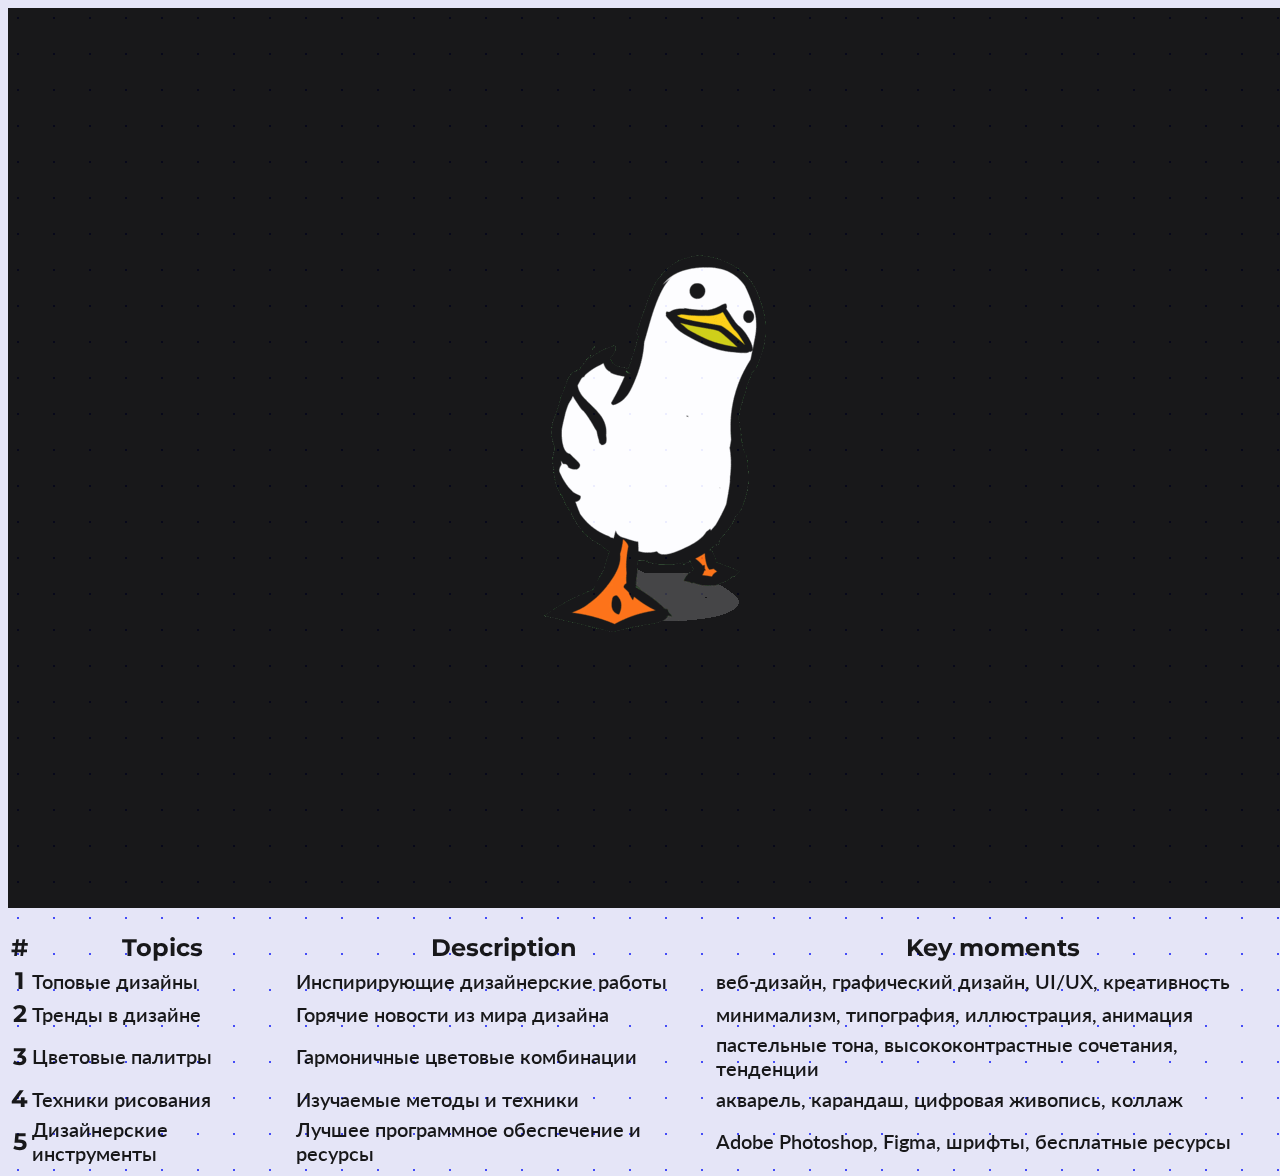
<file: table.html>
<!DOCTYPE html>
<html lang="en">
<head>
    <meta charset="UTF-8">
    <title>Title</title>

    <link rel="stylesheet" href="index.css">
    <link href="https://cdn.jsdelivr.net/npm/bootstrap@5.0.2/dist/css/bootstrap.min.css" rel="stylesheet"
          integrity="sha384-EVSTQN3/azprG1Anm3QDgpJLIm9Nao0Yz1ztcQTwFspd3yD65VohhpuuCOmLASjC" crossorigin="anonymous">
    <link rel="stylesheet" href="table.css">
    <link rel="apple-touch-icon" sizes="180x180" href="img/favicon/apple-touch-icon.png">
    <link rel="icon" type="image/png" sizes="32x32" href="img/favicon/favicon-32x32.png">
    <link rel="icon" type="image/png" sizes="16x16" href="img/favicon/favicon-16x16.png">
    <link rel="manifest" href="img/favicon/site.webmanifest">
    <meta name="msapplication-TileColor" content="#da532c">
    <meta name="theme-color" content="#ffffff">


</head>
<body>

<div id="preloader"></div>
<nav class="navbar navbar-expand-lg navbar-light bg-light">
    <div class="container-fluid">
        <a class="navbar-brand" href="#">ColorSpectrum</a>
        <button class="navbar-toggler" type="button" data-bs-toggle="collapse" data-bs-target="#navbarNav"
                aria-controls="navbarNav" aria-expanded="false" aria-label="Toggle navigation">
            <span class="navbar-toggler-icon"></span>
        </button>
        <div class="collapse navbar-collapse" id="navbarNav">
            <ul class="navbar-nav">
                <li class="nav-item">
                    <a class="nav-link active" aria-current="page" href="index.html">Home</a>
                </li>
                <li class="nav-item">
                    <a class="nav-link active random" href="randomColor/randomColor.html">Random Color</a>
                </li>
                <li class="nav-item">
                    <a class="nav-link active gradient" href="generateGradient/genGradient.html">Create Gradient</a>
                </li>
                <li class="nav-item">
                    <a class="nav-link active gradient" href="Fonts/index.html">Fonts</a>
                </li>
                <li class="nav-item">
                    <a class="nav-link active gradient" href="Palette/index.html">Palette</a>
                </li>
                <li class="nav-item">
                    <a class="nav-link active gradient" href="Contacts/contacts.html">Contracts</a>
                </li>
                <li class="nav-item">
                    <a class="nav-link active gradient" href="table.html">Table</a>
                </li>
            </ul>
        </div>
    </div>
</nav>


<div class="container min-vh-100 d-flex justify-content-center align-items-center flex-column">
    <div class="row text-center mb-5">
        <div class="col-xl-4 col-lg-4 col-md-4 col-sm-3 col-2 hidden">12312312</div>
        <div class="col-xl-4 col-lg-4 col-md-4 col-sm-6 col-8">
            <img src="img/LogoSvg.svg" class="img-fluid rounded">
        </div>
        <div class="col-xl-4 col-lg-4 col-md-4 col-sm-3 col-2 hidden">123123123</div>
        <div class="row">
            <div class="col-xl-4 col-lg-4 col-md-3 col-sm-2 col-1 hidden">123123123</div>
            <div class="col-xl-4 col-lg-4 col-md-6 col-sm-8 col-10">
                <h1 id="title">ColorSpectrum</h1>
            </div>
            <div class="col-xl-4 col-lg-4 col-md-3 col-sm-2 col-1 hidden">123123123</div>
        </div>
    </div>


    <div class="row text-center">
        <div class="col-12">
            <table class="table table-bordered border-dark">
                <thead>
                <tr>
                    <th scope="col">#</th>
                    <th scope="col">Topics</th>
                    <th scope="col">Description</th>
                    <th scope="col">Key moments</th>
                </tr>
                </thead>
                <tbody>
                <tr>
                    <th scope="row">1</th>
                    <td>Топовые дизайны</td>
                    <td>Инспирирующие дизайнерские работы</td>
                    <td>веб-дизайн, графический дизайн, UI/UX, креативность
                    </td>
                </tr>
                <tr>
                    <th scope="row">2</th>
                    <td>Тренды в дизайне</td>
                    <td>Горячие новости из мира дизайна</td>
                    <td>минимализм, типография, иллюстрация, анимация</td>
                </tr>
                <tr>
                    <th scope="row">3</th>
                    <td>Цветовые палитры</td>
                    <td>Гармоничные цветовые комбинации</td>
                    <td>пастельные тона, высококонтрастные сочетания, тенденции</td>
                </tr>

                <tr>
                    <th scope="row">4</th>
                    <td>Техники рисования</td>
                    <td>Изучаемые методы и техники</td>
                    <td>акварель, карандаш, цифровая живопись, коллаж</td>
                </tr>
                <tr>
                    <th scope="row">5</th>
                    <td>Дизайнерские инструменты</td>
                    <td>Лучшее программное обеспечение и ресурсы</td>
                    <td>Adobe Photoshop, Figma, шрифты, бесплатные ресурсы</td>
                </tr>
                </tbody>
            </table>
        </div>
    </div>
</div>
<script language="JavaScript">
    document.addEventListener("DOMContentLoaded", function () {
        var preloader = document.getElementById("preloader");

        // Показываем preloader
        preloader.style.display = "block";

        // Задержка на 2 секунды
        setTimeout(function () {
            // Скрываем preloader
            preloader.style.display = "none";
        }, 1000);
    });
</script>

</body>
</html>
</file>
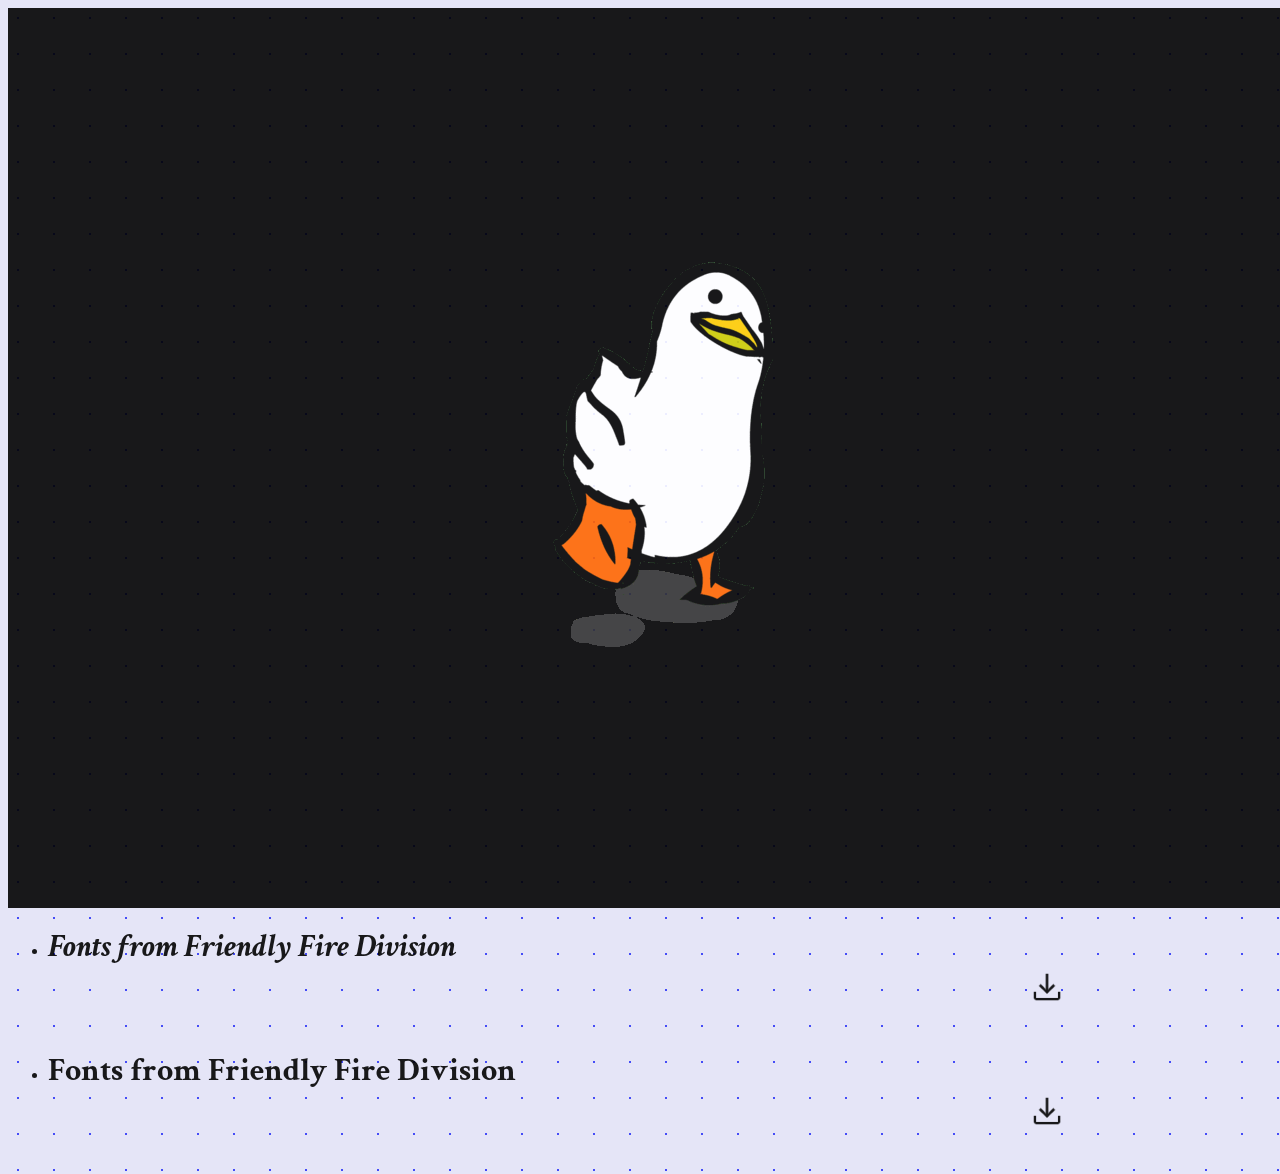
<file: Fonts/crimson.html>
<!DOCTYPE html>
<html lang="en">
<head>
    <meta charset="UTF-8">
    <meta name="viewport" content="width=device-width, initial-scale=1.0">
    <link rel="stylesheet" href="crimson.css">
    <link rel="stylesheet" href="https://cdn.jsdelivr.net/npm/bootstrap@4.6.2/dist/css/bootstrap.min.css"
          integrity="sha384-xOolHFLEh07PJGoPkLv1IbcEPTNtaed2xpHsD9ESMhqIYd0nLMwNLD69Npy4HI+N" crossorigin="anonymous">
    <script src="https://cdn.jsdelivr.net/npm/jquery@3.6.4/dist/jquery.slim.min.js"></script>
    <script src="https://cdn.jsdelivr.net/npm/popper.js@1.16.1/dist/umd/popper.min.js"></script>
    <script src="https://cdn.jsdelivr.net/npm/bootstrap@4.6.2/dist/js/bootstrap.bundle.min.js"></script>
    <title>ColorSpectrum</title>
    <link rel="apple-touch-icon" sizes="180x180" href="../img/favicon/apple-touch-icon.png">
    <link rel="icon" type="image/png" sizes="32x32" href="../img/favicon/favicon-32x32.png">
    <link rel="icon" type="image/png" sizes="16x16" href="../img/favicon/favicon-16x16.png">
    <link rel="manifest" href="../img/favicon/site.webmanifest">
    <meta name="msapplication-TileColor" content="#da532c">
    <meta name="theme-color" content="#ffffff">
    <link rel="stylesheet" href="../index.css">
</head>
<body>
<div id="preloader"></div>
<nav class="navbar navbar-expand-lg navbar-light bg-light">
    <div class="container-fluid">
        <a class="navbar-brand" href="#">ColorSpectrum</a>
        <button class="navbar-toggler" type="button" data-bs-toggle="collapse" data-bs-target="#navbarNav"
                aria-controls="navbarNav" aria-expanded="false" aria-label="Toggle navigation">
            <span class="navbar-toggler-icon"></span>
        </button>
        <div class="collapse navbar-collapse" id="navbarNav">
            <ul class="navbar-nav">
                <li class="nav-item">
                    <a class="nav-link active" aria-current="page" href="../index.html">Home</a>
                </li>
                <li class="nav-item">
                    <a class="nav-link active random" href="../randomColor/randomColor.html">Random Color</a>
                </li>
                <li class="nav-item">
                    <a class="nav-link active gradient" href="../generateGradient/genGradient.html">Create Gradient</a>
                </li>
                <li class="nav-item">
                    <a class="nav-link active gradient" href="../Fonts/index.html">Fonts</a>
                </li>
                <li class="nav-item">
                    <a class="nav-link active gradient" href="#">Palette</a>
                </li>
                <li class="nav-item">
                    <a class="nav-link active gradient" href="../Contacts/contacts.html">Contracts</a>
                </li>
            </ul>
        </div>
    </div>
</nav>

<div class="container">
    <section id="crimson">
        <h1>CRIMSON</h1>
    </section>
    <section id="fonts">
        <ul class="list-group">
            <li class="list-group-item"><p class="first">Fonts from Friendly Fire Division <a
                    href="fonts/Crimson_Text/CrimsonText-BoldItalic.ttf" download><img class="image"
                                                                                       src="images/download.png"></a>
            </p></li>
            <li class="list-group-item"><p class="second">Fonts from Friendly Fire Division <a
                    href="fonts/Crimson_Text/CrimsonText-Italic.ttf" download><img class="image"
                                                                                   src="images/download.png"></a></p>
            </li>
            <li class="list-group-item"><p class="third">Fonts from Friendly Fire Division <a
                    href="fonts/Crimson_Text/CrimsonText-Regular.ttf" download><img class="image"
                                                                                    src="images/download.png"></a></p>
            </li>
            <li class="list-group-item"><p class="four">Fonts from Friendly Fire Division <a
                    href="fonts/Crimson_Text/CrimsonText-SemiBold.ttf" download><img class="image"
                                                                                     src="images/download.png"></a></p>
            </li>
            <li class="list-group-item"><p class="five">Fonts from Friendly Fire Division <a
                    href="fonts/Crimson_Text/CrimsonText-SemiBoldItalic.ttf" download><img class="image"
                                                                                           src="images/download.png"></a>
            </p></li>
            <li class="list-group-item"><p class="six">Fonts from Friendly Fire Division <a
                    href="fonts/Crimson_Text/CrimsonText-Bold.ttf" download><img class="image"
                                                                                 src="images/download.png"></a></p></li>
        </ul>
    </section>
</div>
<script>
    document.addEventListener("DOMContentLoaded", function () {
        var preloader = document.getElementById("preloader");

        // Показываем preloader
        preloader.style.display = "block";

        // Задержка на 2 секунды
        setTimeout(function () {
            // Скрываем preloader
            preloader.style.display = "none";
        }, 1000);
    });
</script>
</body>
</html>
</file>
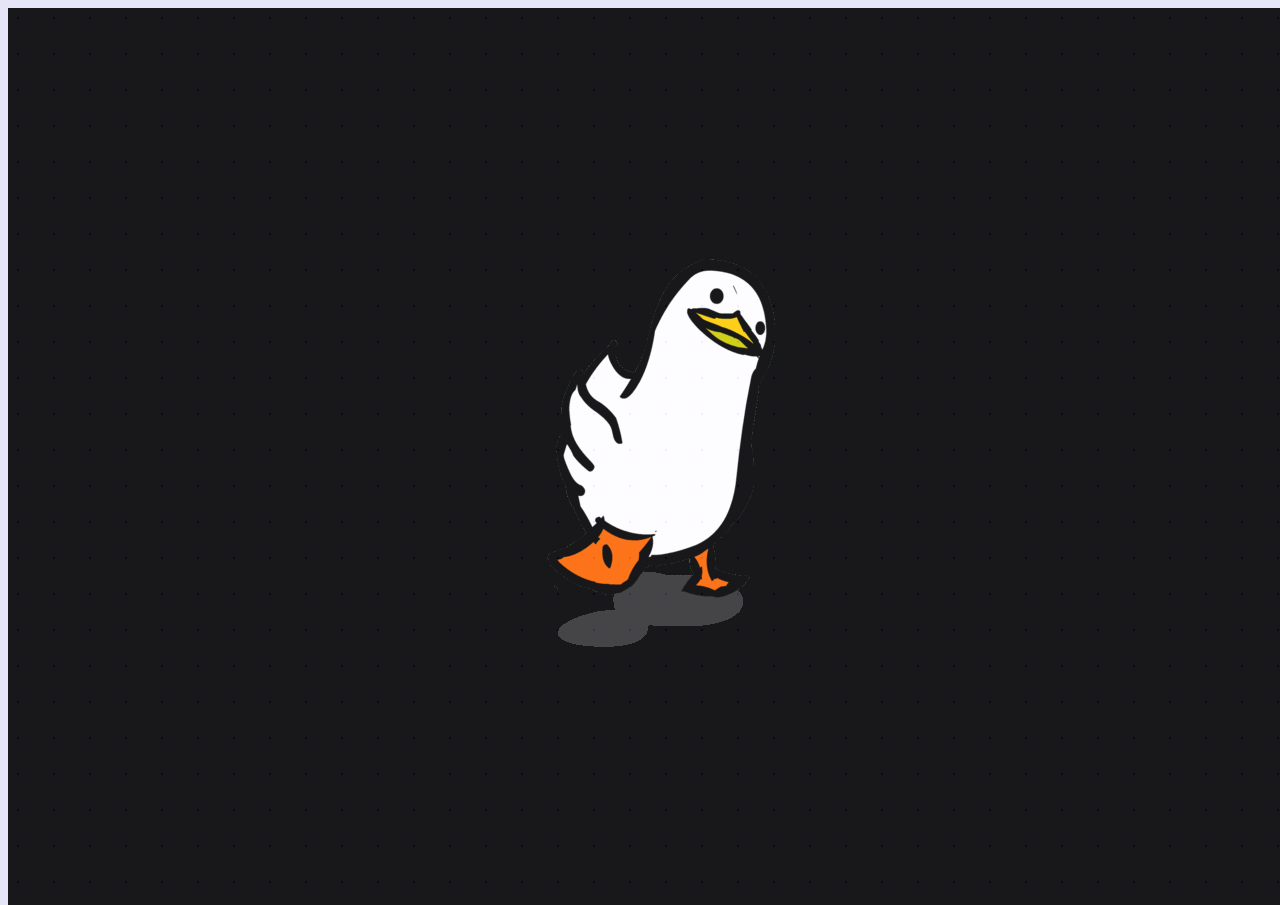
<file: Fonts/DancingScript.html>
<!DOCTYPE html>
<html lang="en">
<head>
    <meta charset="UTF-8">
    <meta name="viewport" content="width=device-width, initial-scale=1.0">
    <link rel="stylesheet" href="DancingScript.css">
    <link rel="stylesheet" href="https://cdn.jsdelivr.net/npm/bootstrap@4.6.2/dist/css/bootstrap.min.css"
          integrity="sha384-xOolHFLEh07PJGoPkLv1IbcEPTNtaed2xpHsD9ESMhqIYd0nLMwNLD69Npy4HI+N" crossorigin="anonymous">
    <script src="https://cdn.jsdelivr.net/npm/jquery@3.6.4/dist/jquery.slim.min.js"></script>
    <script src="https://cdn.jsdelivr.net/npm/popper.js@1.16.1/dist/umd/popper.min.js"></script>
    <script src="https://cdn.jsdelivr.net/npm/bootstrap@4.6.2/dist/js/bootstrap.bundle.min.js"></script>
    <title>ColorSpectrum</title>
    <link rel="apple-touch-icon" sizes="180x180" href="../img/favicon/apple-touch-icon.png">
    <link rel="icon" type="image/png" sizes="32x32" href="../img/favicon/favicon-32x32.png">
    <link rel="icon" type="image/png" sizes="16x16" href="../img/favicon/favicon-16x16.png">
    <link rel="manifest" href="../img/favicon/site.webmanifest">
    <meta name="msapplication-TileColor" content="#da532c">
    <meta name="theme-color" content="#ffffff">


    <link rel="stylesheet" href="../index.css">
</head>
<body>
<div id="preloader"></div>
<nav class="navbar navbar-expand-lg navbar-light bg-light">
    <div class="container-fluid">
        <a class="navbar-brand" href="#">ColorSpectrum</a>
        <button class="navbar-toggler" type="button" data-bs-toggle="collapse" data-bs-target="#navbarNav"
                aria-controls="navbarNav" aria-expanded="false" aria-label="Toggle navigation">
            <span class="navbar-toggler-icon"></span>
        </button>
        <div class="collapse navbar-collapse" id="navbarNav">
            <ul class="navbar-nav">
                <li class="nav-item">
                    <a class="nav-link active" aria-current="page" href="../index.html">Home</a>
                </li>
                <li class="nav-item">
                    <a class="nav-link active random" href="../randomColor/randomColor.html">Random Color</a>
                </li>
                <li class="nav-item">
                    <a class="nav-link active gradient" href="../generateGradient/genGradient.html">Create Gradient</a>
                </li>
                <li class="nav-item">
                    <a class="nav-link active gradient" href="../Fonts/index.html">Fonts</a>
                </li>
                <li class="nav-item">
                    <a class="nav-link active gradient" href="#">Palette</a>
                </li>
                <li class="nav-item">
                    <a class="nav-link active gradient" href="../Contacts/contacts.html">Contracts</a>
                </li>
            </ul>
        </div>
    </div>
</nav>


<div class="container">
    <section id="DancingScript">
        <h1>DancingScript</h1>
    </section>
    <section id="fonts">
        <ul class="list-group">
            <li class="list-group-item"><p class="first">Fonts from Friendly Fire Division <a
                    href="fonts/Dancing_Script/DancingScript-Bold.ttf" download><img class="image"
                                                                                     src="images/download.png"></a></p>
            </li>
            <li class="list-group-item"><p class="second">Fonts from Friendly Fire Division <a
                    href="fonts/Dancing_Script/DancingScript-Medium.ttf" download><img class="image"
                                                                                       src="images/download.png"></a>
            </p></li>
            <li class="list-group-item"><p class="third">Fonts from Friendly Fire Division <a
                    href="fonts/Dancing_Script/DancingScript-Regular.ttf" download><img class="image"
                                                                                        src="images/download.png"></a>
            </p></li>
            <li class="list-group-item"><p class="four">Fonts from Friendly Fire Division <a
                    href="fonts/Dancing_Script/DancingScript-SemiBold.ttf" download><img class="image"
                                                                                         src="images/download.png"></a>
            </p></li>
    </section>
</div>

<script>
    document.addEventListener("DOMContentLoaded", function () {
        var preloader = document.getElementById("preloader");

        // Показываем preloader
        preloader.style.display = "block";

        // Задержка на 2 секунды
        setTimeout(function () {
            // Скрываем preloader
            preloader.style.display = "none";
        }, 1000);
    });
</script>
</body>
</html>
</file>
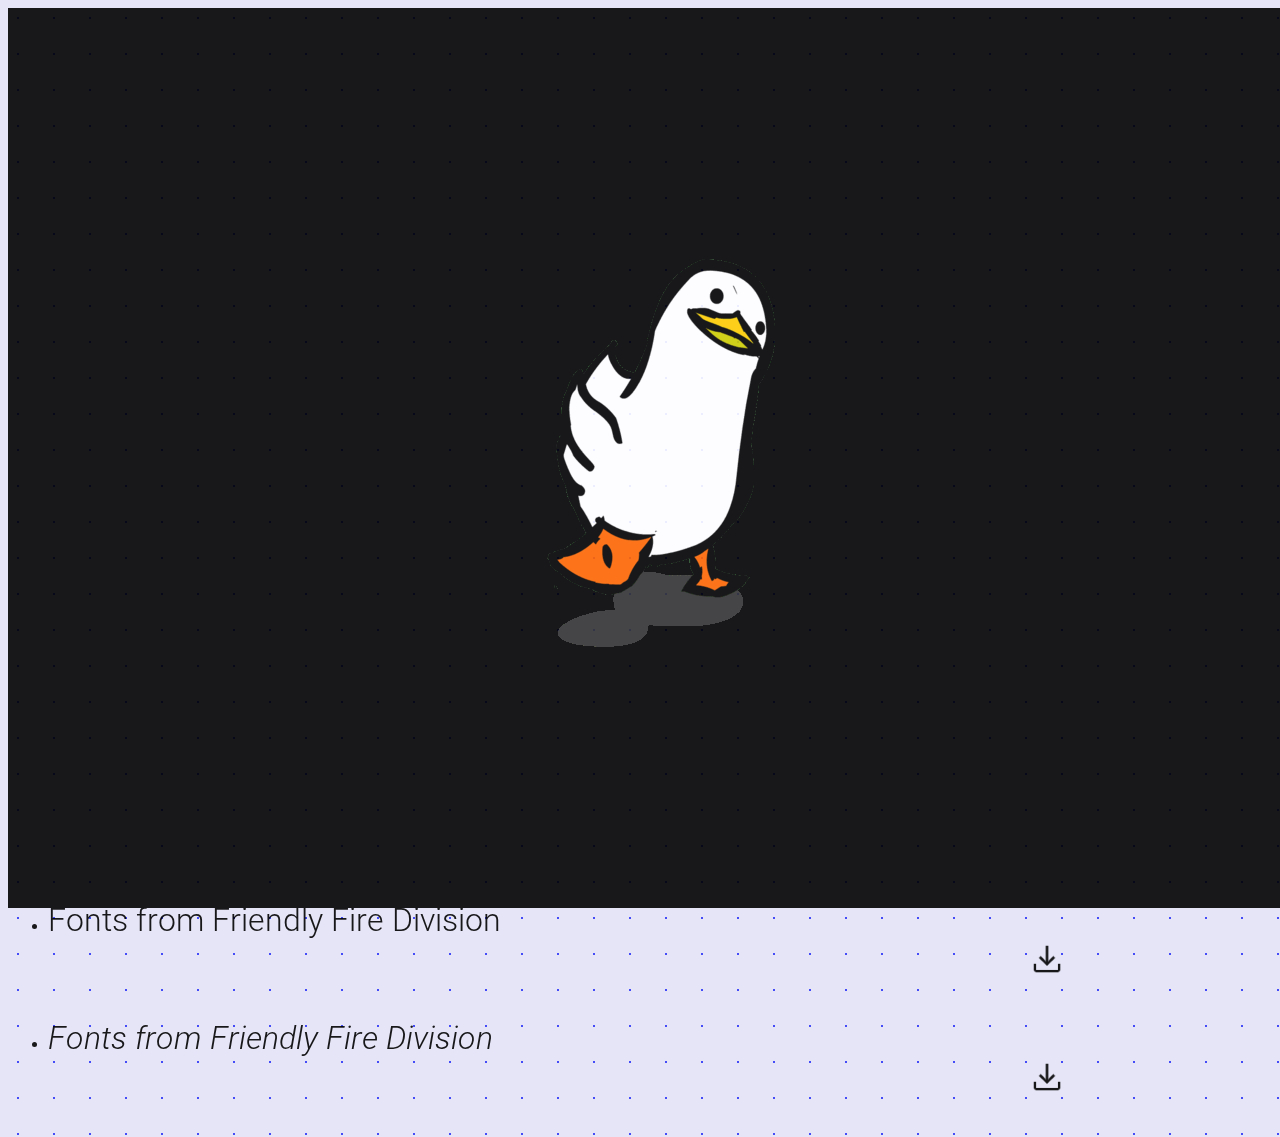
<file: Fonts/first.html>
<!DOCTYPE html>
<html lang="en">
<head>
    <meta charset="UTF-8">
    <meta name="viewport" content="width=device-width, initial-scale=1.0">
    <link rel="stylesheet" href="first.css">
    <link rel="stylesheet" href="https://cdn.jsdelivr.net/npm/bootstrap@4.6.2/dist/css/bootstrap.min.css"
          integrity="sha384-xOolHFLEh07PJGoPkLv1IbcEPTNtaed2xpHsD9ESMhqIYd0nLMwNLD69Npy4HI+N" crossorigin="anonymous">
    <title>ColorSpectrum</title>
    <link rel="apple-touch-icon" sizes="180x180" href="../img/favicon/apple-touch-icon.png">
    <link rel="icon" type="image/png" sizes="32x32" href="../img/favicon/favicon-32x32.png">
    <link rel="icon" type="image/png" sizes="16x16" href="../img/favicon/favicon-16x16.png">
    <link rel="manifest" href="../img/favicon/site.webmanifest">
    <meta name="msapplication-TileColor" content="#da532c">
    <meta name="theme-color" content="#ffffff">


    <link rel="stylesheet" href="../index.css">
</head>
<body>

<div id="preloader"></div>
<nav class="navbar navbar-expand-lg navbar-light bg-light">
    <div class="container-fluid">
        <a class="navbar-brand" href="#">ColorSpectrum</a>
        <button class="navbar-toggler" type="button" data-bs-toggle="collapse" data-bs-target="#navbarNav"
                aria-controls="navbarNav" aria-expanded="false" aria-label="Toggle navigation">
            <span class="navbar-toggler-icon"></span>
        </button>
        <div class="collapse navbar-collapse" id="navbarNav">
            <ul class="navbar-nav">
                <li class="nav-item">
                    <a class="nav-link active" aria-current="page" href="../index.html">Home</a>
                </li>
                <li class="nav-item">
                    <a class="nav-link active random" href="../randomColor/randomColor.html">Random Color</a>
                </li>
                <li class="nav-item">
                    <a class="nav-link active gradient" href="../generateGradient/genGradient.html">Create Gradient</a>
                </li>
                <li class="nav-item">
                    <a class="nav-link active gradient" href="../Fonts/index.html">Fonts</a>
                </li>
                <li class="nav-item">
                    <a class="nav-link active gradient" href="#">Palette</a>
                </li>
                <li class="nav-item">
                    <a class="nav-link active gradient" href="../Contacts/contacts.html">Contracts</a>
                </li>
            </ul>
        </div>
    </div>
</nav>
<div class="container">
    <section id="roboto">
        <h1>ROBOTO</h1>
    </section>
    <section id="fonts">
        <ul class="list-group">
            <li class="list-group-item"><p class="first">Fonts from Friendly Fire Division <a
                    href="fonts/Roboto/Roboto-Black.ttf" download><img class="image" src="images/download.png"></a></p>
            </li>
            <li class="list-group-item"><p class="second">Fonts from Friendly Fire Division <a
                    href="fonts/Roboto/Roboto-Bold.ttf" download><img class="image" src="images/download.png"></a></p>
            </li>
            <li class="list-group-item"><p class="third">Fonts from Friendly Fire Division <a
                    href="fonts/Roboto/Roboto-BoldItalic.ttf" download><img class="image" src="images/download.png"></a>
            </p></li>
            <li class="list-group-item"><p class="four">Fonts from Friendly Fire Division <a
                    href="fonts/Roboto/Roboto-Italic.ttf" download><img class="image" src="images/download.png"></a></p>
            </li>
            <li class="list-group-item"><p class="five">Fonts from Friendly Fire Division <a
                    href="fonts/Roboto/Roboto-Light.ttf" download><img class="image" src="images/download.png"></a></p>
            </li>
            <li class="list-group-item"><p class="six">Fonts from Friendly Fire Division <a
                    href="fonts/Roboto/Roboto-LightItalic.ttf" download><img class="image"
                                                                             src="images/download.png"></a></p></li>
        </ul>
    </section>
</div>
<script>
    document.addEventListener("DOMContentLoaded", function () {
        var preloader = document.getElementById("preloader");

        // Показываем preloader
        preloader.style.display = "block";

        // Задержка на 2 секунды
        setTimeout(function () {
            // Скрываем preloader
            preloader.style.display = "none";
        }, 1000);
    });
</script>
</body>
</html>
</file>
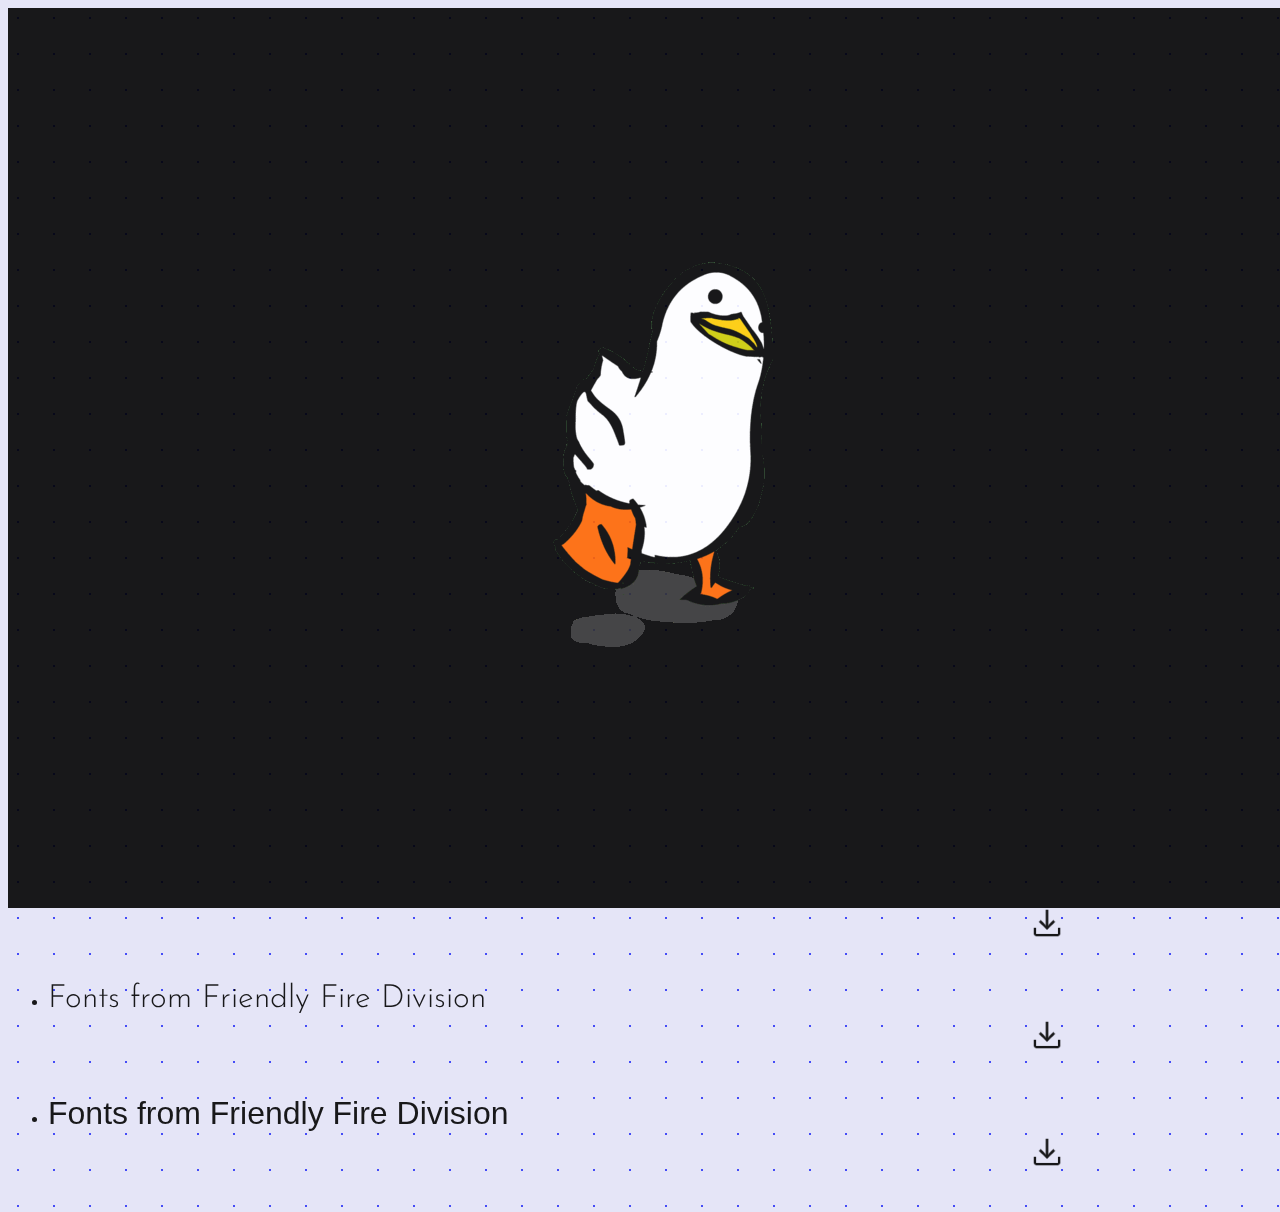
<file: Fonts/Josefin.html>
<!DOCTYPE html>
<html lang="en">
<head>
    <meta charset="UTF-8">
    <meta name="viewport" content="width=device-width, initial-scale=1.0">
    <link rel="stylesheet" href="Josefin.css">
    <link rel="stylesheet" href="https://cdn.jsdelivr.net/npm/bootstrap@4.6.2/dist/css/bootstrap.min.css"
          integrity="sha384-xOolHFLEh07PJGoPkLv1IbcEPTNtaed2xpHsD9ESMhqIYd0nLMwNLD69Npy4HI+N" crossorigin="anonymous">
    <script src="https://cdn.jsdelivr.net/npm/jquery@3.6.4/dist/jquery.slim.min.js"></script>
    <script src="https://cdn.jsdelivr.net/npm/popper.js@1.16.1/dist/umd/popper.min.js"></script>
    <script src="https://cdn.jsdelivr.net/npm/bootstrap@4.6.2/dist/js/bootstrap.bundle.min.js"></script>
    <title>ColorSpectrum</title>
    <link rel="apple-touch-icon" sizes="180x180" href="../img/favicon/apple-touch-icon.png">
    <link rel="icon" type="image/png" sizes="32x32" href="../img/favicon/favicon-32x32.png">
    <link rel="icon" type="image/png" sizes="16x16" href="../img/favicon/favicon-16x16.png">
    <link rel="manifest" href="../img/favicon/site.webmanifest">
    <meta name="msapplication-TileColor" content="#da532c">
    <meta name="theme-color" content="#ffffff">


    <link rel="stylesheet" href="../index.css">
</head>
<body>

<div id="preloader"></div>
<nav class="navbar navbar-expand-lg navbar-light bg-light">
    <div class="container-fluid">
        <a class="navbar-brand" href="#">ColorSpectrum</a>
        <button class="navbar-toggler" type="button" data-bs-toggle="collapse" data-bs-target="#navbarNav"
                aria-controls="navbarNav" aria-expanded="false" aria-label="Toggle navigation">
            <span class="navbar-toggler-icon"></span>
        </button>
        <div class="collapse navbar-collapse" id="navbarNav">
            <ul class="navbar-nav">
                <li class="nav-item">
                    <a class="nav-link active" aria-current="page" href="../index.html">Home</a>
                </li>
                <li class="nav-item">
                    <a class="nav-link active random" href="../randomColor/randomColor.html">Random Color</a>
                </li>
                <li class="nav-item">
                    <a class="nav-link active gradient" href="../generateGradient/genGradient.html">Create Gradient</a>
                </li>
                <li class="nav-item">
                    <a class="nav-link active gradient" href="../Fonts/index.html">Fonts</a>
                </li>
                <li class="nav-item">
                    <a class="nav-link active gradient" href="#">Palette</a>
                </li>
                <li class="nav-item">
                    <a class="nav-link active gradient" href="../Contacts/contacts.html">Contracts</a>
                </li>
            </ul>
        </div>
    </div>
</nav>
<div class="container">
    <section id="Josefin">
        <h1>Josefin</h1>
    </section>
    <section id="fonts">
        <ul class="list-group">
            <li class="list-group-item"><p class="first">Fonts from Friendly Fire Division <a
                    href="fonts/Josefin_Sans/JosefinSans-Bold.ttf" download><img class="image"
                                                                                 src="images/download.png"></a></p></li>
            <li class="list-group-item"><p class="second">Fonts from Friendly Fire Division <a
                    href="fonts/Josefin_Sans/JosefinSans-BoldItalic.ttf" download><img class="image"
                                                                                       src="images/download.png"></a>
            </p></li>
            <li class="list-group-item"><p class="third">Fonts from Friendly Fire Division <a
                    href="fonts/Josefin_Sans/JosefinSans-ExtraLight.ttf" download><img class="image"
                                                                                       src="images/download.png"></a>
            </p></li>
            <li class="list-group-item"><p class="four">Fonts from Friendly Fire Division <a
                    href="fonts/Josefin_Sans/JosefinSans-ExtraLightItalic.ttf" download><img class="image"
                                                                                             src="images/download.png"></a>
            </p></li>
            <li class="list-group-item"><p class="five">Fonts from Friendly Fire Division <a
                    href="fonts/Josefin_Sans/JosefinSans-Italic.ttf" download><img class="image"
                                                                                   src="images/download.png"></a></p>
            </li>
            <li class="list-group-item"><p class="six">Fonts from Friendly Fire Division <a
                    href="fonts/Josefin_Sans/JosefinSans-Light.ttf" download><img class="image"
                                                                                  src="images/download.png"></a></p>
            </li>
            <li class="list-group-item"><p class="seven">Fonts from Friendly Fire Division <a
                    href="fonts/Josefin_Sans/JosefinSans-LightItalic.ttf" download><img class="image"
                                                                                        src="images/download.png"></a>
            </p></li>
    </section>
</div>
<script>
    document.addEventListener("DOMContentLoaded", function () {
        var preloader = document.getElementById("preloader");

        // Показываем preloader
        preloader.style.display = "block";

        // Задержка на 2 секунды
        setTimeout(function () {
            // Скрываем preloader
            preloader.style.display = "none";
        }, 1000);
    });
</script>
</body>
</html>
</file>
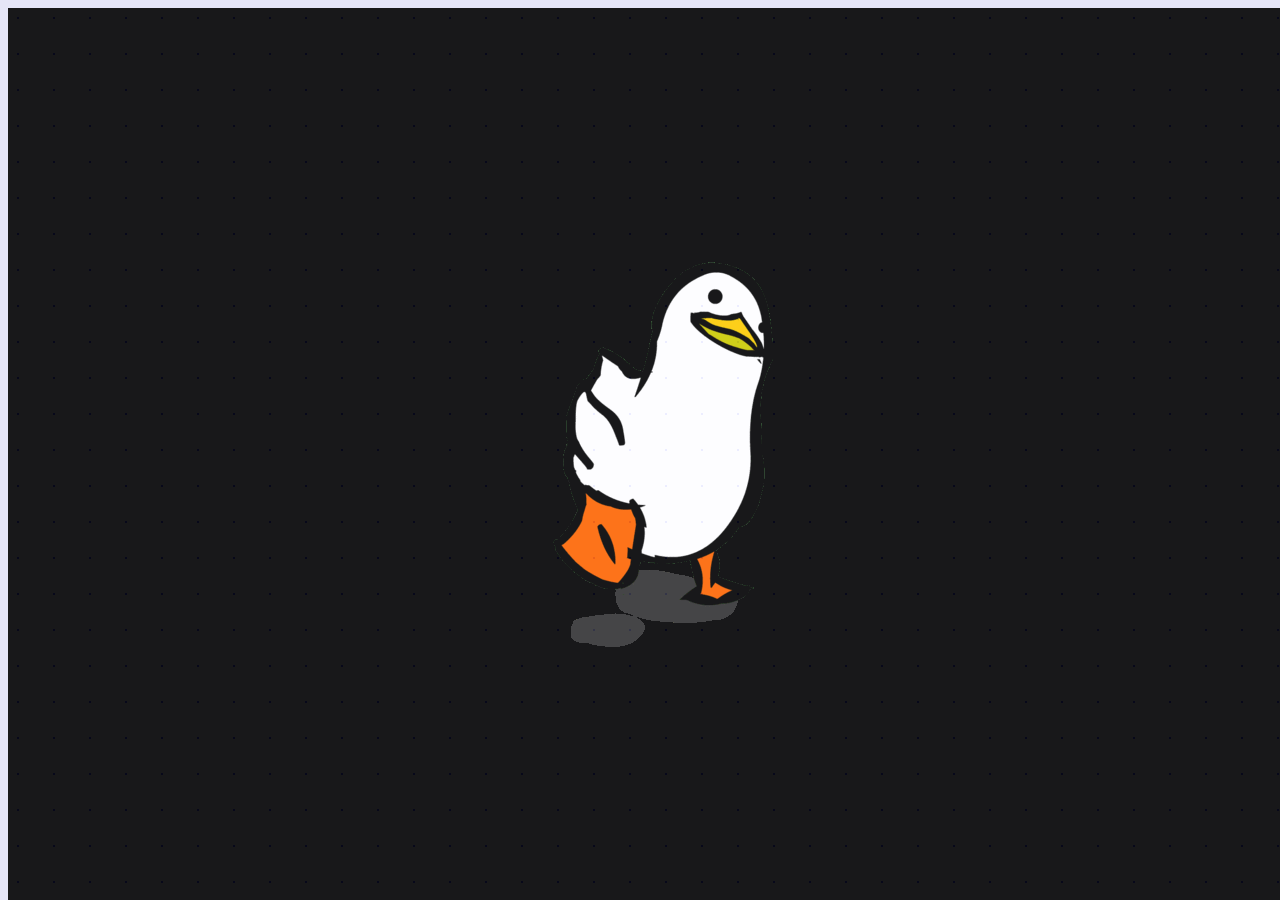
<file: Fonts/Kalam.html>
<!DOCTYPE html>
<html lang="en">

<head>
    <meta charset="UTF-8">
    <meta name="viewport" content="width=device-width, initial-scale=1.0">
    <link rel="stylesheet" href="Kalam.css">
    <link rel="stylesheet" href="https://cdn.jsdelivr.net/npm/bootstrap@4.6.2/dist/css/bootstrap.min.css"
          integrity="sha384-xOolHFLEh07PJGoPkLv1IbcEPTNtaed2xpHsD9ESMhqIYd0nLMwNLD69Npy4HI+N" crossorigin="anonymous">
    <script src="https://cdn.jsdelivr.net/npm/jquery@3.6.4/dist/jquery.slim.min.js"></script>
    <script src="https://cdn.jsdelivr.net/npm/popper.js@1.16.1/dist/umd/popper.min.js"></script>
    <script src="https://cdn.jsdelivr.net/npm/bootstrap@4.6.2/dist/js/bootstrap.bundle.min.js"></script>
    <title>ColorSpectrum</title>
    <link rel="apple-touch-icon" sizes="180x180" href="../img/favicon/apple-touch-icon.png">
    <link rel="icon" type="image/png" sizes="32x32" href="../img/favicon/favicon-32x32.png">
    <link rel="icon" type="image/png" sizes="16x16" href="../img/favicon/favicon-16x16.png">
    <link rel="manifest" href="../img/favicon/site.webmanifest">
    <meta name="msapplication-TileColor" content="#da532c">
    <meta name="theme-color" content="#ffffff">


    <link rel="stylesheet" href="../index.css">
</head>

<body>

<div id="preloader"></div>
<nav class="navbar navbar-expand-lg navbar-light bg-light">
    <div class="container-fluid">
        <a class="navbar-brand" href="#">ColorSpectrum</a>
        <button class="navbar-toggler" type="button" data-bs-toggle="collapse" data-bs-target="#navbarNav"
                aria-controls="navbarNav" aria-expanded="false" aria-label="Toggle navigation">
            <span class="navbar-toggler-icon"></span>
        </button>
        <div class="collapse navbar-collapse" id="navbarNav">
            <ul class="navbar-nav">
                <li class="nav-item">
                    <a class="nav-link active" aria-current="page" href="../index.html">Home</a>
                </li>
                <li class="nav-item">
                    <a class="nav-link active random" href="../randomColor/randomColor.html">Random Color</a>
                </li>
                <li class="nav-item">
                    <a class="nav-link active gradient" href="../generateGradient/genGradient.html">Create Gradient</a>
                </li>
                <li class="nav-item">
                    <a class="nav-link active gradient" href="../Fonts/index.html">Fonts</a>
                </li>
                <li class="nav-item">
                    <a class="nav-link active gradient" href="#">Palette</a>
                </li>
                <li class="nav-item">
                    <a class="nav-link active gradient" href="../Contacts/contacts.html">Contracts</a>
                </li>
            </ul>
        </div>
    </div>
</nav>
<div class="container">
    <section id="Kalam">
        <h1>Kalam</h1>
    </section>
    <section id="fonts">
        <ul class="list-group">
            <li class="list-group-item">
                <p class="first">Fonts from Friendly Fire Division <a href="fonts/Kalam/Kalam-Bold.ttf"
                                                                      download><img class="image"
                                                                                    src="images/download.png"></a></p>
            </li>
            <li class="list-group-item">
                <p class="second">Fonts from Friendly Fire Division <a href="fonts/Kalam/Kalam-Light.ttf"
                                                                       download><img class="image"
                                                                                     src="images/download.png"></a></p>
            </li>
            <li class="list-group-item">
                <p class="third">Fonts from Friendly Fire Division <a href="fonts/Kalam/Kalam-Regular.ttf"
                                                                      download><img class="image"
                                                                                    src="images/download.png"></a></p>
            </li>
        </ul>
    </section>
</div>
<script>
    document.addEventListener("DOMContentLoaded", function () {
        var preloader = document.getElementById("preloader");

        // Показываем preloader
        preloader.style.display = "block";

        // Задержка на 2 секунды
        setTimeout(function () {
            // Скрываем preloader
            preloader.style.display = "none";
        }, 1000);
    });
</script>
</body>

</html>
</file>
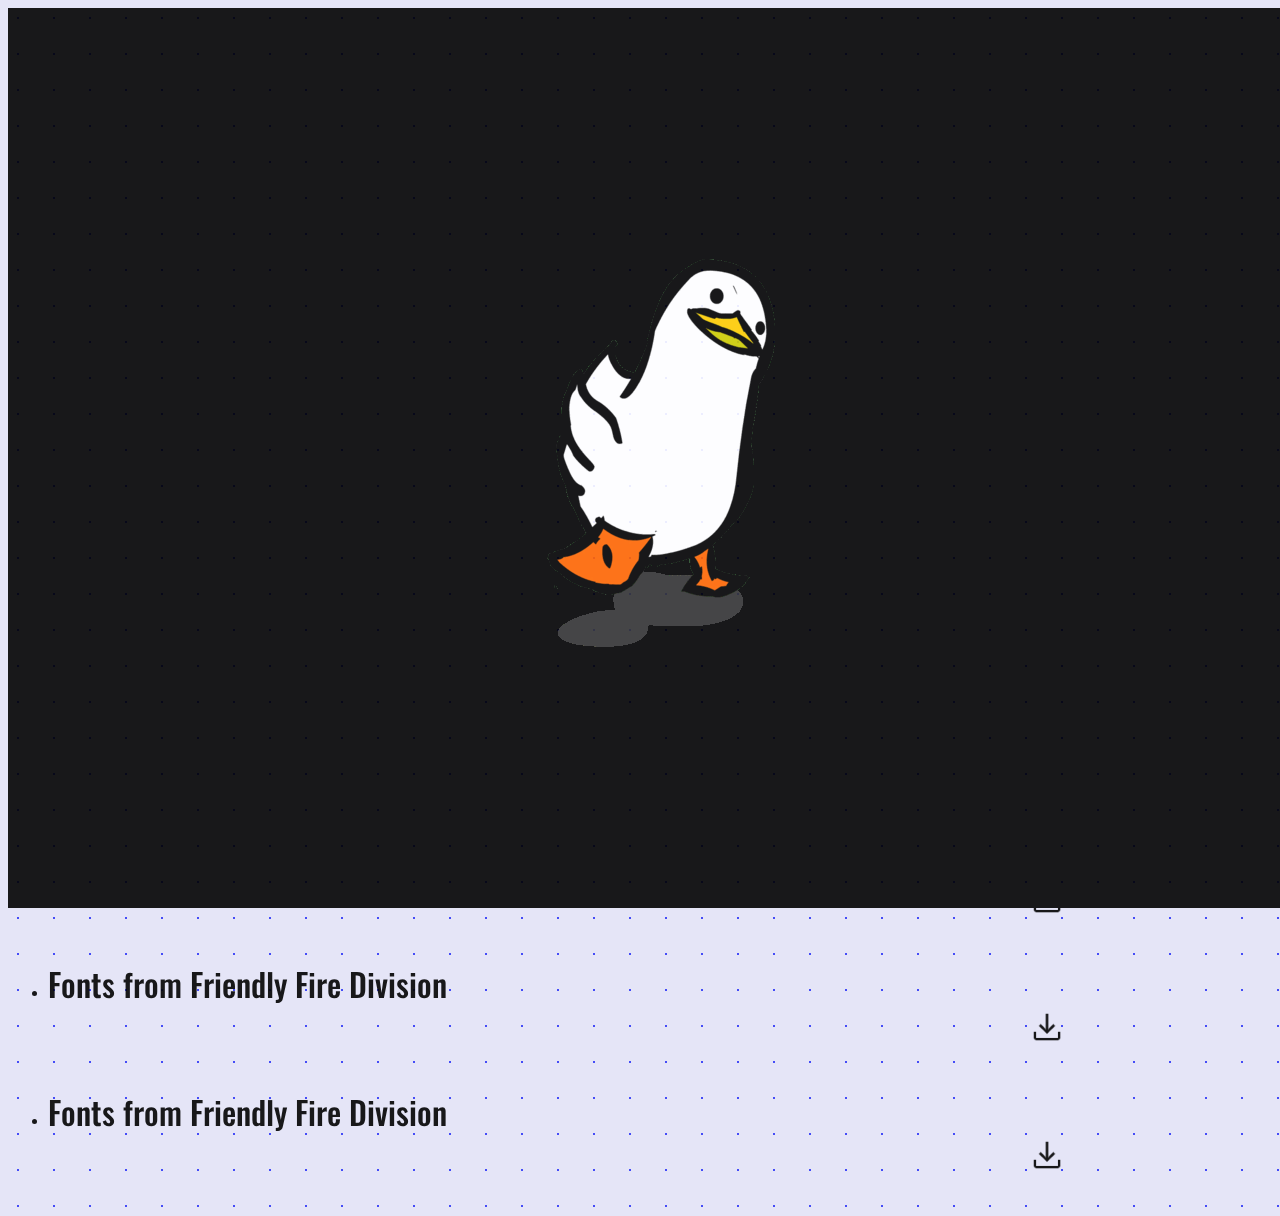
<file: Fonts/Oswald.html>
<!DOCTYPE html>
<html lang="en">
<head>
    <meta charset="UTF-8">
    <meta name="viewport" content="width=device-width, initial-scale=1.0">
    <link rel="stylesheet" href="Oswald.css">
    <link rel="stylesheet" href="https://cdn.jsdelivr.net/npm/bootstrap@4.6.2/dist/css/bootstrap.min.css"
          integrity="sha384-xOolHFLEh07PJGoPkLv1IbcEPTNtaed2xpHsD9ESMhqIYd0nLMwNLD69Npy4HI+N" crossorigin="anonymous">
    <script src="https://cdn.jsdelivr.net/npm/jquery@3.6.4/dist/jquery.slim.min.js"></script>
    <script src="https://cdn.jsdelivr.net/npm/popper.js@1.16.1/dist/umd/popper.min.js"></script>
    <script src="https://cdn.jsdelivr.net/npm/bootstrap@4.6.2/dist/js/bootstrap.bundle.min.js"></script>
    <title>ColorSpectrum</title>

    <link rel="apple-touch-icon" sizes="180x180" href="../img/favicon/apple-touch-icon.png">
    <link rel="icon" type="image/png" sizes="32x32" href="../img/favicon/favicon-32x32.png">
    <link rel="icon" type="image/png" sizes="16x16" href="../img/favicon/favicon-16x16.png">
    <link rel="manifest" href="../img/favicon/site.webmanifest">
    <meta name="msapplication-TileColor" content="#da532c">
    <meta name="theme-color" content="#ffffff">


    <link rel="stylesheet" href="../index.css">
</head>
<body>

<div id="preloader"></div>
<nav class="navbar navbar-expand-lg navbar-light bg-light">
    <div class="container-fluid">
        <a class="navbar-brand" href="#">ColorSpectrum</a>
        <button class="navbar-toggler" type="button" data-bs-toggle="collapse" data-bs-target="#navbarNav"
                aria-controls="navbarNav" aria-expanded="false" aria-label="Toggle navigation">
            <span class="navbar-toggler-icon"></span>
        </button>
        <div class="collapse navbar-collapse" id="navbarNav">
            <ul class="navbar-nav">
                <li class="nav-item">
                    <a class="nav-link active" aria-current="page" href="../index.html">Home</a>
                </li>
                <li class="nav-item">
                    <a class="nav-link active random" href="../randomColor/randomColor.html">Random Color</a>
                </li>
                <li class="nav-item">
                    <a class="nav-link active gradient" href="../generateGradient/genGradient.html">Create Gradient</a>
                </li>
                <li class="nav-item">
                    <a class="nav-link active gradient" href="../Fonts/index.html">Fonts</a>
                </li>
                <li class="nav-item">
                    <a class="nav-link active gradient" href="#">Palette</a>
                </li>
                <li class="nav-item">
                    <a class="nav-link active gradient" href="../Contacts/contacts.html">Contracts</a>
                </li>
            </ul>
        </div>
    </div>
</nav>

<div class="container">
    <section id="Oswald">
        <h1>Oswald</h1>
    </section>
    <section id="fonts">
        <ul class="list-group">
            <li class="list-group-item"><p class="first">Fonts from Friendly Fire Division <a
                    href="fonts/Oswald/Oswald-Bold.ttf" download><img class="image" src="images/download.png"></a></p>
            </li>
            <li class="list-group-item"><p class="second">Fonts from Friendly Fire Division <a
                    href="fonts/Oswald/Oswald-ExtraLight.ttf" download><img class="image" src="images/download.png"></a>
            </p></li>
            <li class="list-group-item"><p class="third">Fonts from Friendly Fire Division <a
                    href="fonts/Oswald/Oswald-Light.ttf" download><img class="image" src="images/download.png"></a></p>
            </li>
            <li class="list-group-item"><p class="four">Fonts from Friendly Fire Division <a
                    href="fonts/Oswald/Oswald-Medium.ttf" download><img class="image" src="images/download.png"></a></p>
            </li>
            <li class="list-group-item"><p class="four">Fonts from Friendly Fire Division <a
                    href="fonts/Oswald/Oswald-Regular.ttf" download><img class="image" src="images/download.png"></a>
            </p></li>
            <li class="list-group-item"><p class="four">Fonts from Friendly Fire Division <a
                    href="fonts/Oswald/Oswald-SemiBold.ttf" download><img class="image" src="images/download.png"></a>
            </p></li>
    </section>
</div>
<script>
    document.addEventListener("DOMContentLoaded", function () {
        var preloader = document.getElementById("preloader");

        // Показываем preloader
        preloader.style.display = "block";

        // Задержка на 2 секунды
        setTimeout(function () {
            // Скрываем preloader
            preloader.style.display = "none";
        }, 1000);
    });
</script>
</body>
</html>
</file>
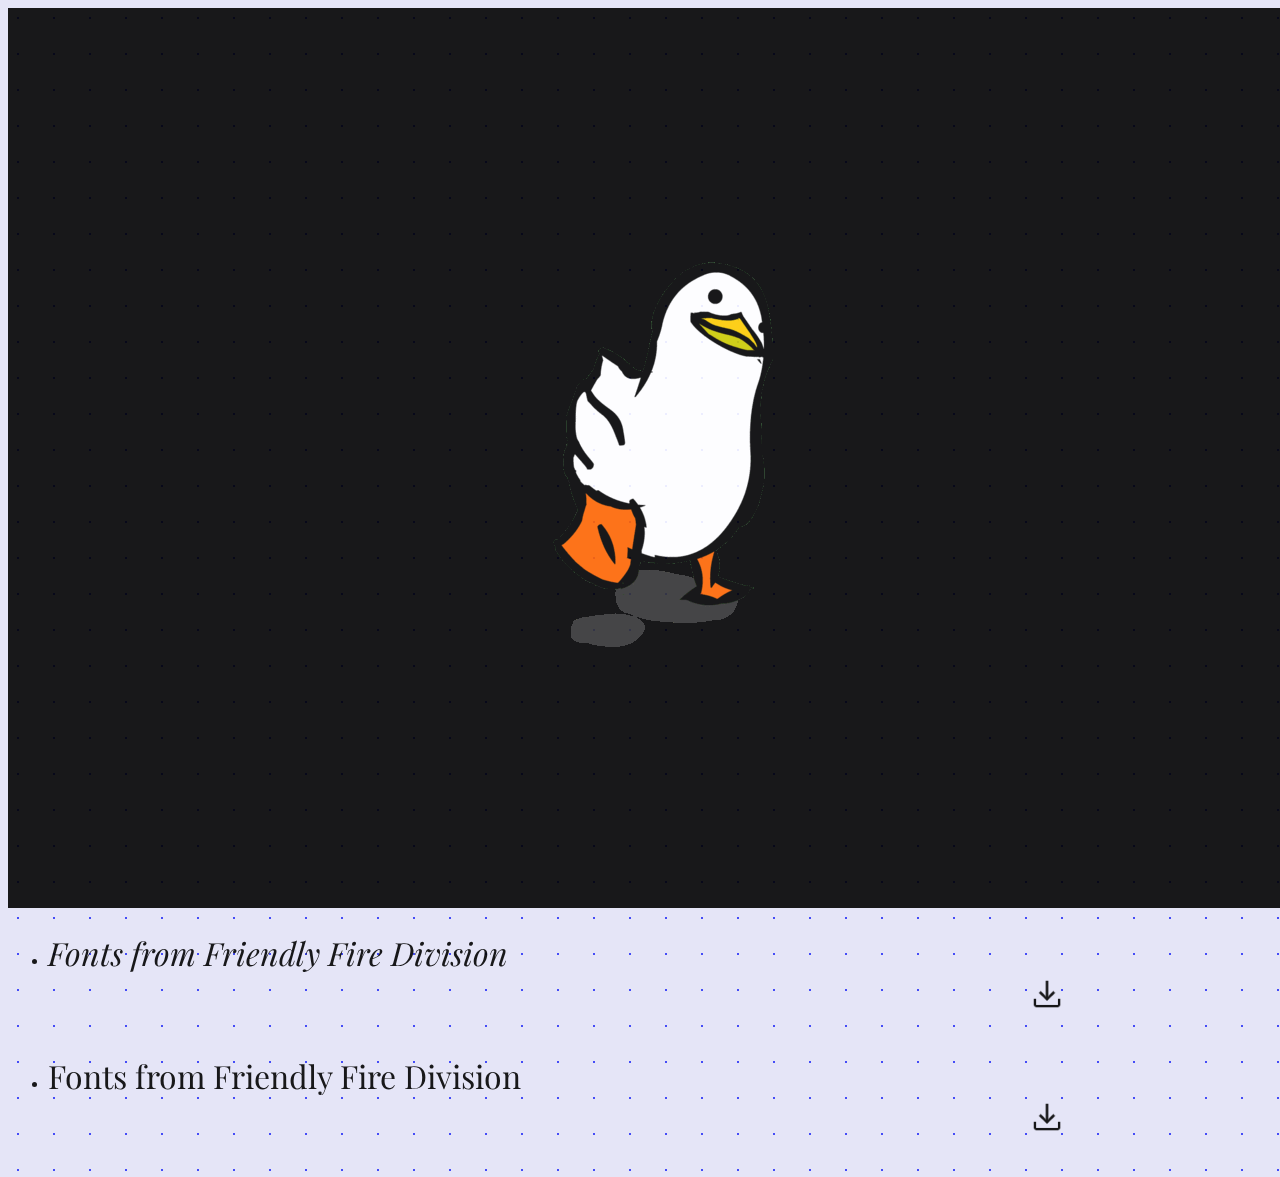
<file: Fonts/Playfair.html>
<!DOCTYPE html>
<html lang="en">
<head>
    <meta charset="UTF-8">
    <meta name="viewport" content="width=device-width, initial-scale=1.0">
    <link rel="stylesheet" href="Playfair.css">
    <link rel="stylesheet" href="https://cdn.jsdelivr.net/npm/bootstrap@4.6.2/dist/css/bootstrap.min.css"
          integrity="sha384-xOolHFLEh07PJGoPkLv1IbcEPTNtaed2xpHsD9ESMhqIYd0nLMwNLD69Npy4HI+N" crossorigin="anonymous">
    <title>ColorSpectrum</title>
    <link rel="apple-touch-icon" sizes="180x180" href="../img/favicon/apple-touch-icon.png">
    <link rel="icon" type="image/png" sizes="32x32" href="../img/favicon/favicon-32x32.png">
    <link rel="icon" type="image/png" sizes="16x16" href="../img/favicon/favicon-16x16.png">
    <link rel="manifest" href="../img/favicon/site.webmanifest">
    <meta name="msapplication-TileColor" content="#da532c">
    <meta name="theme-color" content="#ffffff">


    <link rel="stylesheet" href="../index.css">
</head>
<body>

<div id="preloader"></div>
<nav class="navbar navbar-expand-lg navbar-light bg-light">
    <div class="container-fluid">
        <a class="navbar-brand" href="#">ColorSpectrum</a>
        <button class="navbar-toggler" type="button" data-bs-toggle="collapse" data-bs-target="#navbarNav"
                aria-controls="navbarNav" aria-expanded="false" aria-label="Toggle navigation">
            <span class="navbar-toggler-icon"></span>
        </button>
        <div class="collapse navbar-collapse" id="navbarNav">
            <ul class="navbar-nav">
                <li class="nav-item">
                    <a class="nav-link active" aria-current="page" href="../index.html">Home</a>
                </li>
                <li class="nav-item">
                    <a class="nav-link active random" href="../randomColor/randomColor.html">Random Color</a>
                </li>
                <li class="nav-item">
                    <a class="nav-link active gradient" href="../generateGradient/genGradient.html">Create Gradient</a>
                </li>
                <li class="nav-item">
                    <a class="nav-link active gradient" href="../Fonts/index.html">Fonts</a>
                </li>
                <li class="nav-item">
                    <a class="nav-link active gradient" href="#">Palette</a>
                </li>
                <li class="nav-item">
                    <a class="nav-link active gradient" href="../Contacts/contacts.html">Contracts</a>
                </li>
            </ul>
        </div>
    </div>
</nav>
<div class="container">
    <section id="Playfair">
        <h1>Playfair</h1>
    </section>
    <section id="fonts">
        <ul class="list-group">
            <li class="list-group-item"><p class="first">Fonts from Friendly Fire Division <a
                    href="fonts/Playfair_Display/PlayfairDisplay-Black.ttf" download><img class="image"
                                                                                          src="images/download.png"></a>
            </p></li>
            <li class="list-group-item"><p class="second">Fonts from Friendly Fire Division <a
                    href="fonts/Playfair_Display/PlayfairDisplay-BlackItalic.ttf" download><img class="image"
                                                                                                src="images/download.png"></a>
            </p></li>
            <li class="list-group-item"><p class="third">Fonts from Friendly Fire Division <a
                    href="fonts/Playfair_Display/PlayfairDisplay-ExtraBold.ttf" download><img class="image"
                                                                                              src="images/download.png"></a>
            </p></li>
            <li class="list-group-item"><p class="four">Fonts from Friendly Fire Division <a
                    href="fonts/Playfair_Display/PlayfairDisplay-ExtraBoldItalic.ttf" download><img class="image"
                                                                                                    src="images/download.png"></a>
            </p></li>
            <li class="list-group-item"><p class="five">Fonts from Friendly Fire Division <a
                    href="fonts/Playfair_Display/PlayfairDisplay-Italic.ttf" download><img class="image"
                                                                                           src="images/download.png"></a>
            </p></li>
            <li class="list-group-item"><p class="six">Fonts from Friendly Fire Division <a
                    href="fonts/Playfair_Display/PlayfairDisplay-SemiBold.ttf" download><img class="image"
                                                                                             src="images/download.png"></a>
            </p></li>
        </ul>
    </section>
</div>
<script>
    document.addEventListener("DOMContentLoaded", function () {
        var preloader = document.getElementById("preloader");

        // Показываем preloader
        preloader.style.display = "block";

        // Задержка на 2 секунды
        setTimeout(function () {
            // Скрываем preloader
            preloader.style.display = "none";
        }, 1000);
    });
</script>
</body>
</html>
</file>
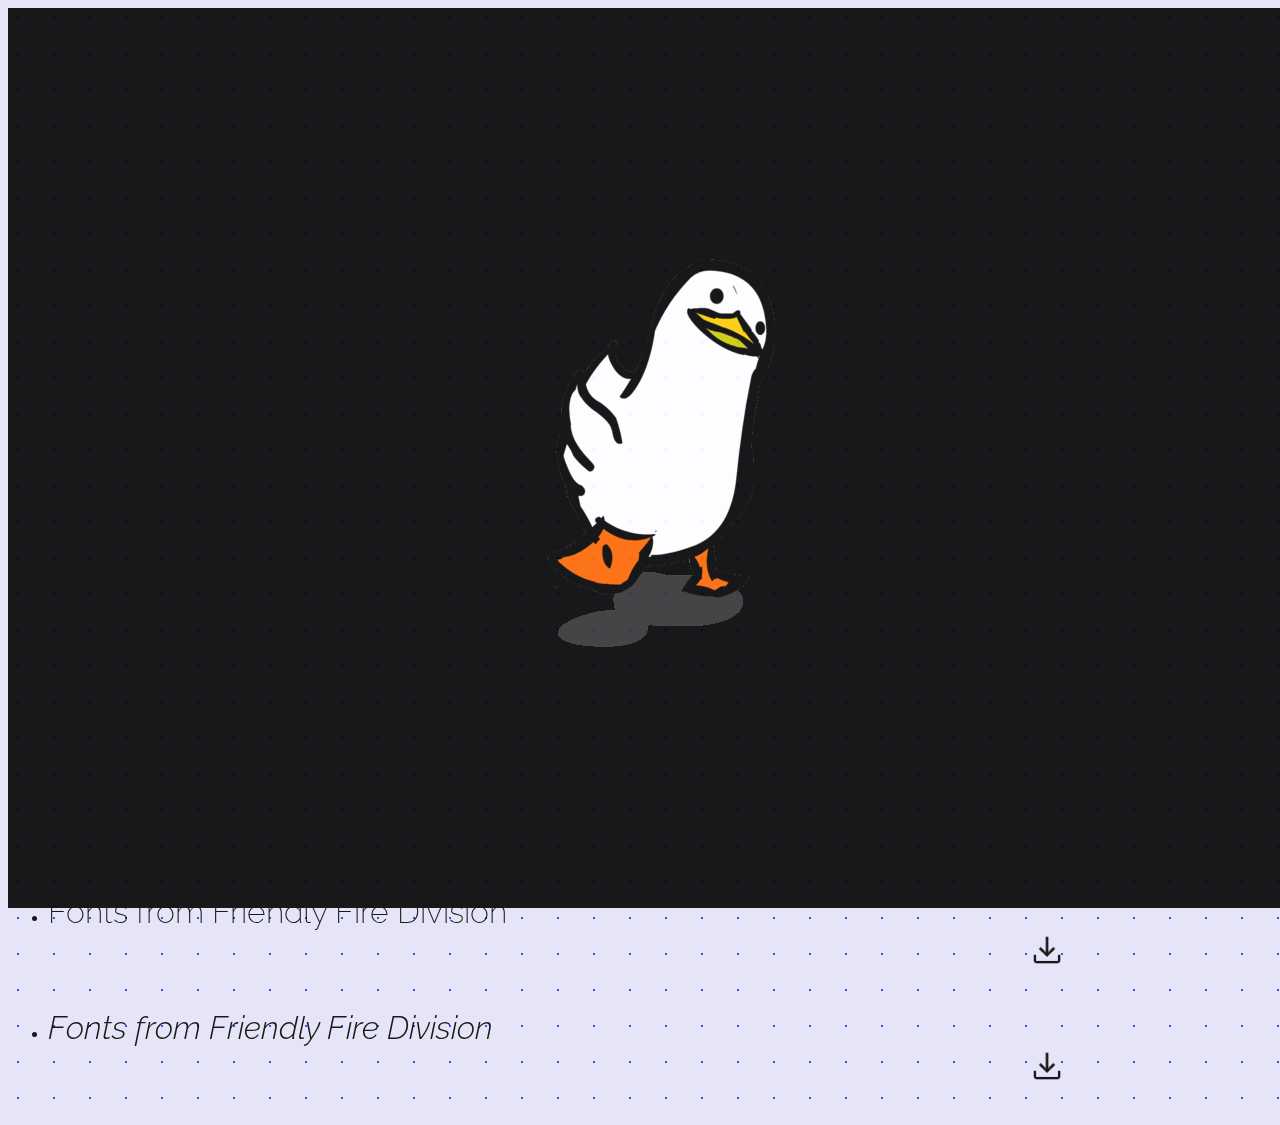
<file: Fonts/Raleway.html>
<!DOCTYPE html>
<html lang="en">
<head>
    <meta charset="UTF-8">
    <meta name="viewport" content="width=device-width, initial-scale=1.0">
    <link rel="stylesheet" href="Raleway.css">
    <link rel="stylesheet" href="https://cdn.jsdelivr.net/npm/bootstrap@4.6.2/dist/css/bootstrap.min.css"
          integrity="sha384-xOolHFLEh07PJGoPkLv1IbcEPTNtaed2xpHsD9ESMhqIYd0nLMwNLD69Npy4HI+N" crossorigin="anonymous">
    <title>ColorSpectrum</title>
    <link rel="apple-touch-icon" sizes="180x180" href="../img/favicon/apple-touch-icon.png">
    <link rel="icon" type="image/png" sizes="32x32" href="../img/favicon/favicon-32x32.png">
    <link rel="icon" type="image/png" sizes="16x16" href="../img/favicon/favicon-16x16.png">
    <link rel="manifest" href="../img/favicon/site.webmanifest">
    <meta name="msapplication-TileColor" content="#da532c">
    <meta name="theme-color" content="#ffffff">


    <link rel="stylesheet" href="../index.css">
</head>
<body>
<div id="preloader"></div>
<nav class="navbar navbar-expand-lg navbar-light bg-light">
    <div class="container-fluid">
        <a class="navbar-brand" href="#">ColorSpectrum</a>
        <button class="navbar-toggler" type="button" data-bs-toggle="collapse" data-bs-target="#navbarNav"
                aria-controls="navbarNav" aria-expanded="false" aria-label="Toggle navigation">
            <span class="navbar-toggler-icon"></span>
        </button>
        <div class="collapse navbar-collapse" id="navbarNav">
            <ul class="navbar-nav">
                <li class="nav-item">
                    <a class="nav-link active" aria-current="page" href="../index.html">Home</a>
                </li>
                <li class="nav-item">
                    <a class="nav-link active random" href="../randomColor/randomColor.html">Random Color</a>
                </li>
                <li class="nav-item">
                    <a class="nav-link active gradient" href="../generateGradient/genGradient.html">Create Gradient</a>
                </li>
                <li class="nav-item">
                    <a class="nav-link active gradient" href="../Fonts/index.html">Fonts</a>
                </li>
                <li class="nav-item">
                    <a class="nav-link active gradient" href="#">Palette</a>
                </li>
                <li class="nav-item">
                    <a class="nav-link active gradient" href="../Contacts/contacts.html">Contracts</a>
                </li>
            </ul>
        </div>
    </div>
</nav>

<div class="container">
    <section id="Raleway">
        <h1>Raleway</h1>
    </section>
    <section id="fonts">
        <ul class="list-group">
            <li class="list-group-item"><p class="first">Fonts from Friendly Fire Division <a
                    href="fonts/Raleway/Raleway-Black.ttf" download><img class="image" src="images/download.png"></a>
            </p></li>
            <li class="list-group-item"><p class="second">Fonts from Friendly Fire Division <a
                    href="fonts/Raleway/Raleway-BlackItalic.ttf" download><img class="image" src="images/download.png"></a>
            </p></li>
            <li class="list-group-item"><p class="third">Fonts from Friendly Fire Division <a
                    href="fonts/Raleway/Raleway-ExtraBold.ttf" download><img class="image"
                                                                             src="images/download.png"></a></p></li>
            <li class="list-group-item"><p class="four">Fonts from Friendly Fire Division <a
                    href="fonts/Raleway/Raleway-ExtraBoldItalic.ttf" download><img class="image"
                                                                                   src="images/download.png"></a></p>
            </li>
            <li class="list-group-item"><p class="five">Fonts from Friendly Fire Division <a
                    href="fonts/Raleway/Raleway-ExtraLight.ttf" download><img class="image"
                                                                              src="images/download.png"></a></p></li>
            <li class="list-group-item"><p class="six">Fonts from Friendly Fire Division <a
                    href="fonts/Raleway/Raleway-Light.ttf" download><img class="image" src="images/download.png"></a>
            </p></li>
        </ul>
    </section>
</div>
<script>
    document.addEventListener("DOMContentLoaded", function () {
        var preloader = document.getElementById("preloader");

        // Показываем preloader
        preloader.style.display = "block";

        // Задержка на 2 секунды
        setTimeout(function () {
            // Скрываем preloader
            preloader.style.display = "none";
        }, 1000);
    });
</script>
</body>
</html>
</file>
<file: index.css>
/*https://www.magicpattern.design/tools/css-backgrounds*/
/*https://coolors.co/fbf8cc-fde4cf-ffcfd2-f1c0e8-cfbaf0-a3c4f3-90dbf4-8eecf5-98f5e1-b9fbc0*/
/*Background на каждую страницу*/
@import url('https://fonts.googleapis.com/css2?family=Montserrat:wght@800&display=swap');
@import url('https://fonts.googleapis.com/css2?family=Lato&display=swap');
@import url('https://fonts.googleapis.com/css2?family=Pacifico&display=swap');
/*font-family: 'Montserrat', sans-serif;*/
/*font-family: 'Lato', sans-serif;*/
/*font-family: 'Pacifico', cursive;*/
:root {
    /* COLORS */
    --first-color: #FFCFD2;
    --sub-first-color: #fcbbbf;

    --second-color: #8EECF5;
    --sub-second-color: #81e6f0;

    --third-color: #CFBAF0;
    --sub-third-color: #c6aaf2;

    --text-color: black;

    /* TYPOGRAPH */
    --title-font: 'Pacifico', cursive;
    --h-font: 'Montserrat', sans-serif;
    --p-font: 'Lato', sans-serif;
}

#preloader {
    display: none;
    background: #000000 url("img/XOsX.gif") no-repeat center center;
    height: 100vh;
    width: 100%;
    position: fixed;
    z-index: 100;
}


.navbar-brand {
    font-family: var(--title-font);
}

.nav-link {
    font-family: var(--h-font);
}

.random {
    color: var(--first-color);
}

.picker {
    color: var(--second-color);
}

.gradient {
    color: var(--third-color);
}

body {
    background-color: #e5e5f7;
    opacity: 0.9;
    background-image: radial-gradient(#444cf7 1.3px, #e5e5f7 1.3px);
    background-size: 36px 36px;
}

#title {
    font-size: 3rem;
    font-family: var(--title-font);
    color: var(--text-color);
    border-bottom: 4px solid black;
    border-radius: 8px;
}

.hidden {
    visibility: hidden;
}


.btn-change {
    letter-spacing: 2px;
}

.btn-change:hover {
    background-color: #121212;
    border-color: #121212;
    box-shadow: 0 0 0 0.5rem rgba(10, 10, 10, .5);
    color: #ffffff;
}

.btn-main {
    display: inline-block;
    box-sizing: border-box;
    user-select: none;
    -webkit-user-select: none;
    font-weight: 600;
    font-size: 1.5rem;
    font-family: 'Lato', sans-serif;
    line-height: 1.5;
    color: black;
    text-align: center;
    text-decoration: none;
    vertical-align: middle;
    cursor: pointer;
    -moz-user-select: none;
    background-color: transparent;
    border: 4px solid var(--text-color);
    padding: 0.375rem 0.75rem;
    border-radius: 0.5rem;
    position: relative;
    transition: color .15s ease-in-out, background-color .15s ease-in-out, border-color .15s ease-in-out, box-shadow .15s ease-in-out;
}

.btn-random {
    background-color: var(--first-color);
    border-color: var(--first-color);;
}

.btn-picker {
    background-color: var(--second-color);;
    border-color: var(--second-color);;
}

.btn-gradient {
    background-color: var(--third-color);
    border-color: var(--third-color);
}

.btn-font {
    background-color: #98f5e1;
    border-color: #98f5e1;
}

.btn-palette {
    background-color: #fbf8cc;
    border-color: #fbf8cc;
}

.btn-random:hover {
    background-color: var(--sub-first-color);
    border-color: var(--sub-first-color);
    box-shadow: 0 0 0 0.5rem rgba(232, 165, 169, .5);
    color: #ffffff;
}

.btn-picker:hover {
    background-color: var(--sub-second-color);
    border-color: var(--sub-second-color);
    box-shadow: 0 0 0 0.5rem rgba(122, 229, 240, .5);
    color: #ffffff;
}

.btn-gradient:hover {
    background-color: var(--sub-third-color);
    border-color: var(--sub-third-color);
    box-shadow: 0 0 0 0.5rem rgba(181, 152, 227, .5);
    color: #ffffff;
}

.btn-font:hover {
    background-color: #5EFDDA;
    border-color: #5EFDDA;
    box-shadow: 0 0 0 0.5rem #A3F8E6;
    color: #ffffff;
}

.btn-palette:hover {
    background-color: #FAF7D5;
    border-color: #FAF7D5;
    box-shadow: 0 0 0 0.5rem #FAF7D5;
    color: black;
}
</file>
<file: table.css>
th {
    font-family: var(--h-font);
    font-size: 1.5rem;
}

td {
    font-family: var(--p-font);
    font-size: 1.25rem;
    font-weight: 600;
}
</file>
<file: Fonts/crimson.css>
@font-face {
    font-family: 'Crimson';
    src: url('fonts/Crimson_Text/CrimsonText-Bold.ttf') format('truetype');
}
@font-face {
    font-family: 'CrimsonText-BoldItalic';
    src: url('fonts/Crimson_Text/CrimsonText-BoldItalic.ttf') format('truetype');
}
@font-face {
    font-family: 'CrimsonText-Italic';
    src: url('fonts/Crimson_Text/CrimsonText-Italic.ttf') format('truetype');
}
@font-face {
    font-family: 'CrimsonText-Regular';
    src: url('fonts/Crimson_Text/CrimsonText-Regular.ttf') format('truetype');
}
@font-face {
    font-family: 'CrimsonText-SemiBold';
    src: url('fonts/Crimson_Text/CrimsonText-SemiBold.ttf') format('truetype');
}
@font-face {
    font-family: 'CrimsonText-SemiBoldItalic';
    src: url('fonts/Crimson_Text/CrimsonText-SemiBoldItalic.ttf') format('truetype');
}
@font-face {
    font-family: 'CrimsonText-Bold';
    src: url('fonts/Crimson_Text/CrimsonText-Bold.ttf') format('truetype');
}

.list-group{
    padding-top: 50px;
}

#crimson h1{
    padding-top: 20px;
    text-align: center;
    background-color:bisque;
    font-size: 4rem;
    font-family: 'Crimson', sans-serif;
}

#fonts .first{
    font-size: 2rem;
    font-family: 'CrimsonText-Italic', sans-serif;
}

.second{
    font-size: 2rem;
    font-family: 'CrimsonText-SemiBoldItalic', sans-serif;
}
.third{
    font-size: 2rem;
    font-family: 'CrimsonText-Regular', sans-serif;
}

.four{
    font-size: 2rem;
    font-family: 'CrimsonText-SemiBold ', sans-serif;
}
.five{
    font-size: 2rem;
    font-family:  'CrimsonText-BoldItalic', sans-serif;
}
.six{
    font-size: 2rem;
    font-family: 'CrimsonText-Bold', sans-serif;
}
.image{
    width: 40px;
    height: 40px;
    margin:0 0 0 80%;
}
</file>
<file: Fonts/DancingScript.css>
@font-face {
    font-family: 'DancingScript-Bold';
    src: url('fonts/Dancing_Script/DancingScript-Bold.ttf') format('truetype');
}
@font-face {
    font-family: 'DancingScript-Medium';
    src: url('fonts/Dancing_Script/DancingScript-Medium.ttf') format('truetype');
}
@font-face {
    font-family: 'DancingScript-Regular';
    src: url('fonts/Dancing_Script/DancingScript-Regular.ttf') format('truetype');
}
@font-face {
    font-family: 'DancingScript-SemiBold';
    src: url('fonts/Dancing_Script/DancingScript-SemiBold.ttf') format('truetype');
}

.list-group{
    padding-top: 50px;
}

#DancingScript h1{
    padding-top: 20px;
    text-align: center;
    background-color:rgb(235, 105, 247);
    font-size: 4rem;
    font-family: 'DancingScript-Bold', sans-serif;
}

#fonts .first{
    font-size: 2rem;
    font-family: 'DancingScript-Bold', sans-serif;
}

.second{
    font-size: 2rem;
    font-family: 'DancingScript-Medium', sans-serif;
}
.third{
    font-size: 2rem;
    font-family: 'DancingScript-Regular', sans-serif;
}

.four{
    font-size: 2rem;
    font-family: 'DancingScript-SemiBold ', sans-serif;
}
.image{
    width: 40px;
    height: 40px;
    margin:0 0 0 80%;
}
</file>
<file: Fonts/first.css>
@font-face {
    font-family: 'Roboto';
    src: url('fonts/Roboto/Roboto-Black.ttf') format('truetype');
}
@font-face {
    font-family: 'Roboto-Bold';
    src: url('fonts/Roboto/Roboto-Bold.ttf') format('truetype');
}
@font-face {
    font-family: 'Roboto-BoldItalic';
    src: url('fonts/Roboto/Roboto-BoldItalic.ttf') format('truetype');
}
@font-face {
    font-family: 'Roboto-BoldItalic';
    src: url('fonts/Roboto/') format('truetype');
}
@font-face {
    font-family: 'Roboto-Italic';
    src: url('fonts/Roboto/Roboto-Italic.ttf') format('truetype');
}
@font-face {
    font-family: 'Roboto-Light';
    src: url('fonts/Roboto/Roboto-Light.ttf') format('truetype');
}
@font-face {
    font-family: 'Roboto-LightItalic';
    src: url('fonts/Roboto/Roboto-LightItalic.ttf') format('truetype');
}

.list-group{
    padding-top: 50px;
}

#roboto h1{
    padding-top: 20px;
    text-align: center;
    background-color: rgb(66, 231, 233);
    font-size: 4rem;
    font-family: 'Roboto', sans-serif;
}

#fonts .first{
    font-size: 2rem;
    font-family: 'Roboto', sans-serif;
}

.second{
    font-size: 2rem;
    font-family: 'Roboto-Bold', sans-serif;
}
.third{
    font-size: 2rem;
    font-family: 'Roboto-BoldItalic', sans-serif;
}

.four{
    font-size: 2rem;
    font-family: 'Roboto-Italic', sans-serif;
}
.five{
    font-size: 2rem;
    font-family: 'Roboto-Light', sans-serif;
}
.six{
    font-size: 2rem;
    font-family: 'Roboto-LightItalic', sans-serif;
}
.image{
    width: 40px;
    height: 40px;
    margin:0 0 0 80%;
}
</file>
<file: Fonts/Josefin.css>
@font-face {
    font-family: 'JosefinSans-Bold';
    src: url('fonts/Josefin_Sans/JosefinSans-Bold.ttf') format('truetype');
}
@font-face {
    font-family: 'JosefinSans-BoldItalic';
    src: url('fonts/Josefin_Sans/JosefinSans-BoldItalic.ttf') format('truetype');
}
@font-face {
    font-family: 'JosefinSans-ExtraLight';
    src: url('fonts/Josefin_Sans/JosefinSans-ExtraLight.ttf') format('truetype');
}
@font-face {
    font-family: 'JosefinSans-ExtraLightItalic';
    src: url('fonts/Josefin_Sans/JosefinSans-ExtraLightItalic.ttf') format('truetype');
}
@font-face {
    font-family: 'JosefinSans-Italic';
    src: url('fonts/Josefin_Sans/JosefinSans-Italic.ttf') format('truetype');
}
@font-face {
    font-family: 'JosefinSans-Light';
    src: url('fonts/Josefin_Sans/JosefinSans-Light.ttf') format('truetype');
}
@font-face {
    font-family: 'JosefinSans-LightItalic';
    src: url('fonts/Josefin_Sans/JosefinSans-LightItalic.ttf') format('truetype');
}

.list-group{
    padding-top: 50px;
}

#Josefin h1{
    padding-top: 20px;
    text-align: center;
    background-color:rgb(87, 224, 126);
    font-size: 4rem;
    font-family: 'JosefinSans-Bold', sans-serif;
}

#fonts .first{
    font-size: 2rem;
    font-family: 'JosefinSans-Bold', sans-serif;
}

.second{
    font-size: 2rem;
    font-family: 'JosefinSans-BoldItalic', sans-serif;
}
.third{
    font-size: 2rem;
    font-family: 'JosefinSans-ExtraLight', sans-serif;
}

.four{
    font-size: 2rem;
    font-family: 'JosefinSans-ExtraLightItalic ', sans-serif;
}
.five{
    font-size: 2rem;
    font-family: 'JosefinSans-Italic', sans-serif;
}
.six{
    font-size: 2rem;
    font-family: 'JosefinSans-Light', sans-serif;
}
.seven{
    font-size: 2rem;
    font-family: 'JosefinSans-LightItalic ', sans-serif;
}
.image{
    width: 40px;
    height: 40px;
    margin:0 0 0 80%;
}
</file>
<file: Fonts/Kalam.css>
@font-face {
    font-family: 'Kalam-Bold';
    src: url('fonts/Kalam/Kalam-Bold.ttf') format('truetype');
}
@font-face {
    font-family: 'Kalam-Light';
    src: url('fonts/Kalam/Kalam-Light.ttf') format('truetype');
}
@font-face {
    font-family: 'Kalam-Regular';
    src: url('fonts/Kalam/Kalam-Regular.ttf') format('truetype');
}

.list-group{
    padding-top: 50px;
}

#Kalam h1{
    padding-top: 20px;
    text-align: center;
    background-color:rgb(233, 233, 66);
    font-size: 4rem;
    font-family: 'Kalam-Bold', sans-serif;
}

#fonts .first{
    font-size: 2rem;
    font-family: 'Kalam-Bold', sans-serif;
}

.second{
    font-size: 2rem;
    font-family: 'Kalam-Light', sans-serif;
}
.third{
    font-size: 2rem;
    font-family: 'Kalam-Regular', sans-serif;
}
.image{
    width: 40px;
    height: 40px;
    margin:0 0 0 80%;
}
</file>
<file: Fonts/Oswald.css>
@font-face {
    font-family: 'Oswald-Bold';
    src: url('fonts/Oswald/Oswald-Bold.ttf') format('truetype');
}
@font-face {
    font-family: 'Oswald-ExtraLight';
    src: url('fonts/Oswald/Oswald-ExtraLight.ttf') format('truetype');
}
@font-face {
    font-family: 'Oswald-Light';
    src: url('fonts/Oswald/Oswald-Light.ttf') format('truetype');
}
@font-face {
    font-family: 'Oswald-Medium';
    src: url('fonts/Oswald/Oswald-Medium.ttf') format('truetype');
}
@font-face {
    font-family: 'Oswald-Regular';
    src: url('fonts/Oswald/Oswald-Regular.ttf') format('truetype');
}
@font-face {
    font-family: 'Oswald-SemiBold';
    src: url('fonts/Oswald/Oswald-SemiBold.ttf') format('truetype');
}

.list-group{
    padding-top: 50px;
}

#Oswald h1{
    padding-top: 20px;
    text-align: center;
    background-color:rgb(229, 49, 21);
    font-size: 4rem;
    font-family: 'Oswald-Bold', sans-serif;
}

#fonts .first{
    font-size: 2rem;
    font-family: 'Oswald-Bold', sans-serif;
}

.second{
    font-size: 2rem;
    font-family: 'Oswald-ExtraLight', sans-serif;
}
.third{
    font-size: 2rem;
    font-family: 'Oswald-Light', sans-serif;
}

.four{
    font-size: 2rem;
    font-family: 'Oswald-Medium', sans-serif;
}
.five{
    font-size: 2rem;
    font-family: 'Oswald-Regular', sans-serif;
}
.six{
    font-size: 2rem;
    font-family: 'Oswald-SemiBold', sans-serif;
}


.image{
    width: 40px;
    height: 40px;
    margin:0 0 0 80%;
}
</file>
<file: Fonts/Playfair.css>
@font-face {
    font-family: 'PlayfairDisplay-Black';
    src: url('fonts/Playfair_Display/PlayfairDisplay-Black.ttf') format('truetype');
}
@font-face {
    font-family: 'PlayfairDisplay-BlackItalic';
    src: url('fonts/Playfair_Display/PlayfairDisplay-BlackItalic.ttf') format('truetype');
}
@font-face {
    font-family: 'PlayfairDisplay-ExtraBold';
    src: url('fonts/Playfair_Display/PlayfairDisplay-ExtraBold.ttf') format('truetype');
}
@font-face {
    font-family: 'PlayfairDisplay-ExtraBoldItalic';
    src: url('fonts/Playfair_Display/PlayfairDisplay-ExtraBoldItalic.ttf') format('truetype');
}
@font-face {
    font-family: 'PlayfairDisplay-Italic';
    src: url('fonts/Playfair_Display/PlayfairDisplay-Italic.ttf') format('truetype');
}
@font-face {
    font-family: 'PlayfairDisplay-Regular';
    src: url('fonts/Playfair_Display/PlayfairDisplay-Regular.ttf') format('truetype');
}

.list-group{
    padding-top: 50px;
}

#Playfair h1{
    padding-top: 20px;
    text-align: center;
    background-color:rgb(66, 116, 233);
    font-size: 4rem;
    font-family: 'PlayfairDisplay-Black', sans-serif;
}

#fonts .first{
    font-size: 2rem;
    font-family: 'PlayfairDisplay-Black', sans-serif;
}

.second{
    font-size: 2rem;
    font-family: 'PlayfairDisplay-BlackItalic', sans-serif;
}
.third{
    font-size: 2rem;
    font-family: 'PlayfairDisplay-ExtraBold', sans-serif;
}

.four{
    font-size: 2rem;
    font-family: 'PlayfairDisplay-ExtraBoldItalic', sans-serif;
}
.five{
    font-size: 2rem;
    font-family: 'PlayfairDisplay-Italic', sans-serif;
}
.six{
    font-size: 2rem;
    font-family: 'PlayfairDisplay-Regular', sans-serif;
}
.image{
    width: 40px;
    height: 40px;
    margin:0 0 0 80%;
}
</file>
<file: Fonts/Raleway.css>
@font-face {
    font-family: 'Raleway-Black';
    src: url('fonts/Raleway/Raleway-Black.ttf') format('truetype');
}
@font-face {
    font-family: 'Raleway-BlackItalic';
    src: url('fonts/Raleway/Raleway-BlackItalic.ttf') format('truetype');
}
@font-face {
    font-family: 'Raleway-ExtraBold';
    src: url('fonts/Raleway/Raleway-ExtraBold.ttf') format('truetype');
}
@font-face {
    font-family: 'Raleway-ExtraBoldItalic';
    src: url('fonts/Raleway/Raleway-ExtraBoldItalic.ttf') format('truetype');
}
@font-face {
    font-family: 'Raleway-ExtraLight';
    src: url('fonts/Raleway/Raleway-ExtraLight.ttf') format('truetype');
}
@font-face {
    font-family: 'Raleway-LightItalic';
    src: url('fonts/Raleway/Raleway-LightItalic.ttf') format('truetype');
}

.list-group{
    padding-top: 50px;
}

#Raleway h1{
    padding-top: 20px;
    text-align: center;
    background-color: rgb(254, 145, 201);
    font-size: 4rem;
    font-family: 'Raleway-Black', sans-serif;
}

#fonts .first{
    font-size: 2rem;
    font-family: 'Raleway-Black', sans-serif;
}

.second{
    font-size: 2rem;
    font-family: 'Raleway-BlackItalic', sans-serif;
}
.third{
    font-size: 2rem;
    font-family: 'Raleway-ExtraBold', sans-serif;
}

.four{
    font-size: 2rem;
    font-family: 'Raleway-ExtraBoldItalic', sans-serif;
}
.five{
    font-size: 2rem;
    font-family: 'Raleway-ExtraLight', sans-serif;
}
.six{
    font-size: 2rem;
    font-family: 'Raleway-LightItalic', sans-serif;
}
.image{
    width: 40px;
    height: 40px;
    margin:0 0 0 80%;
}
</file>
